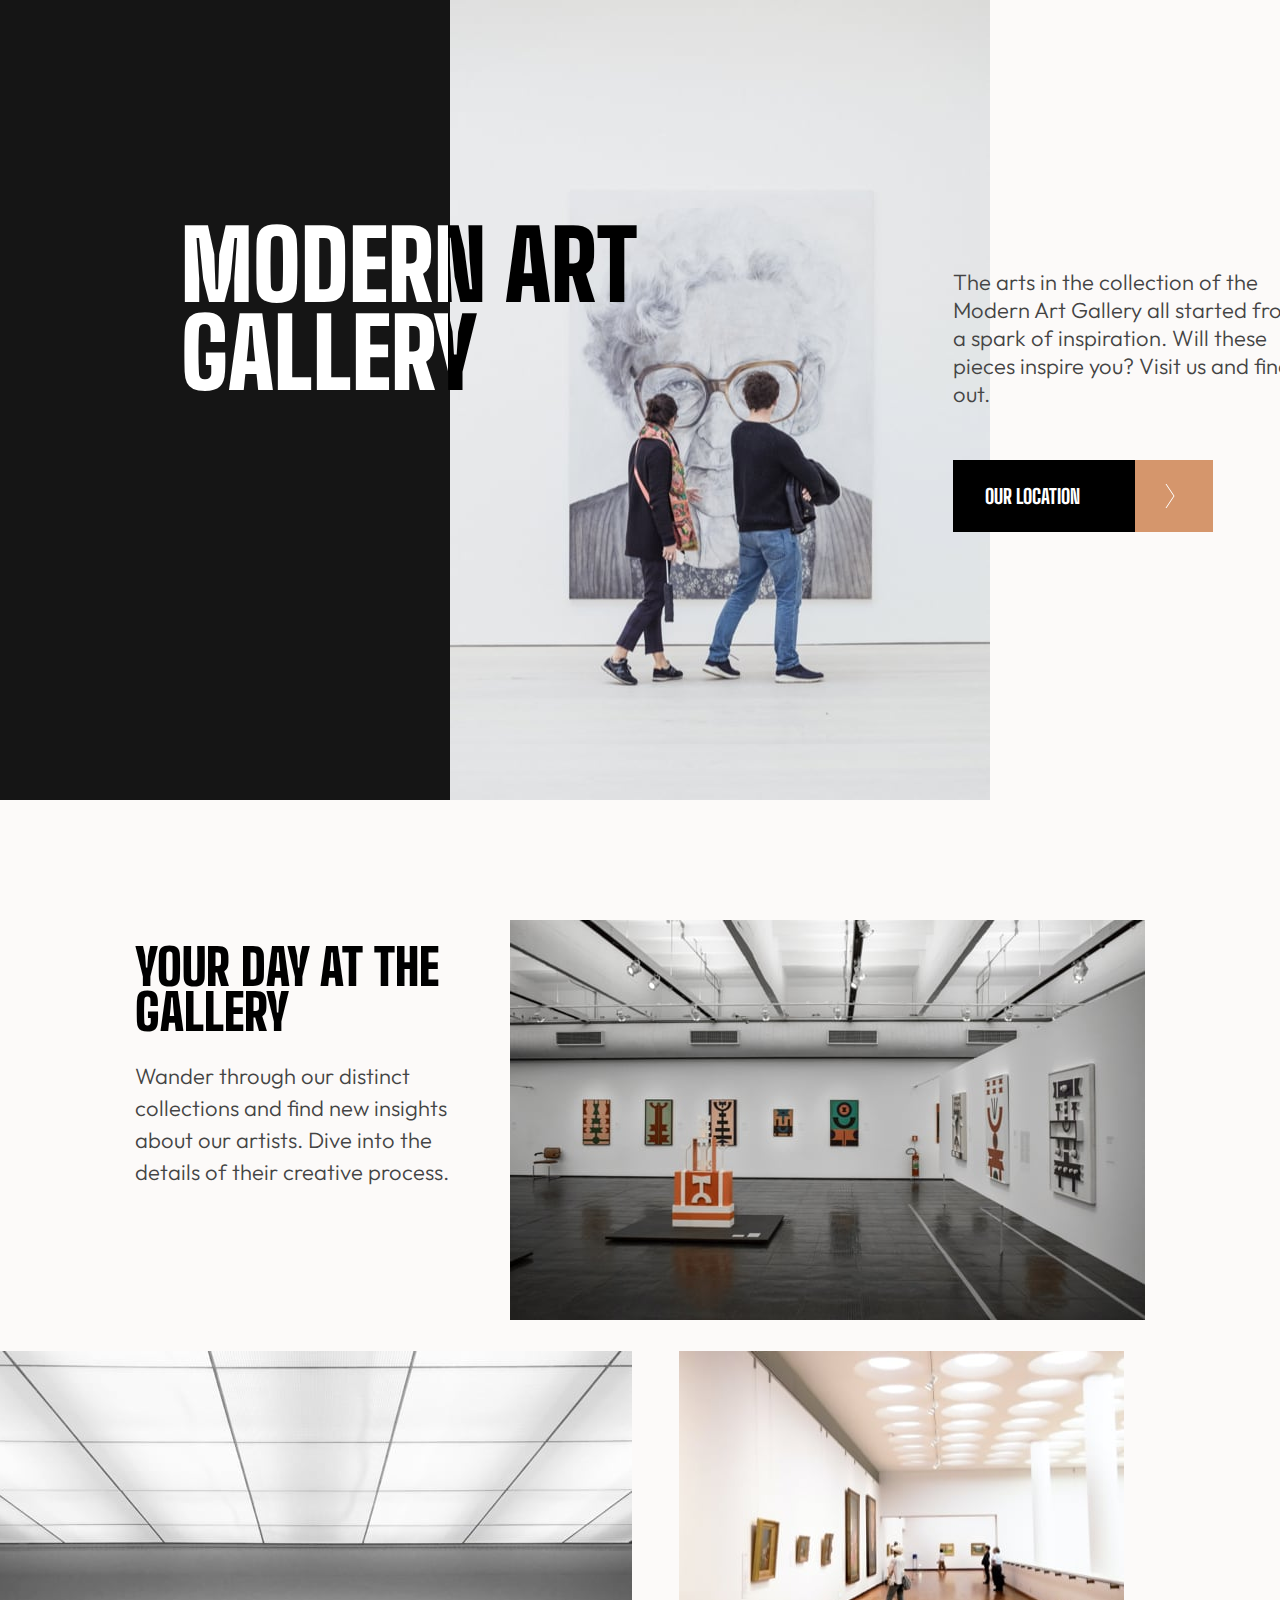
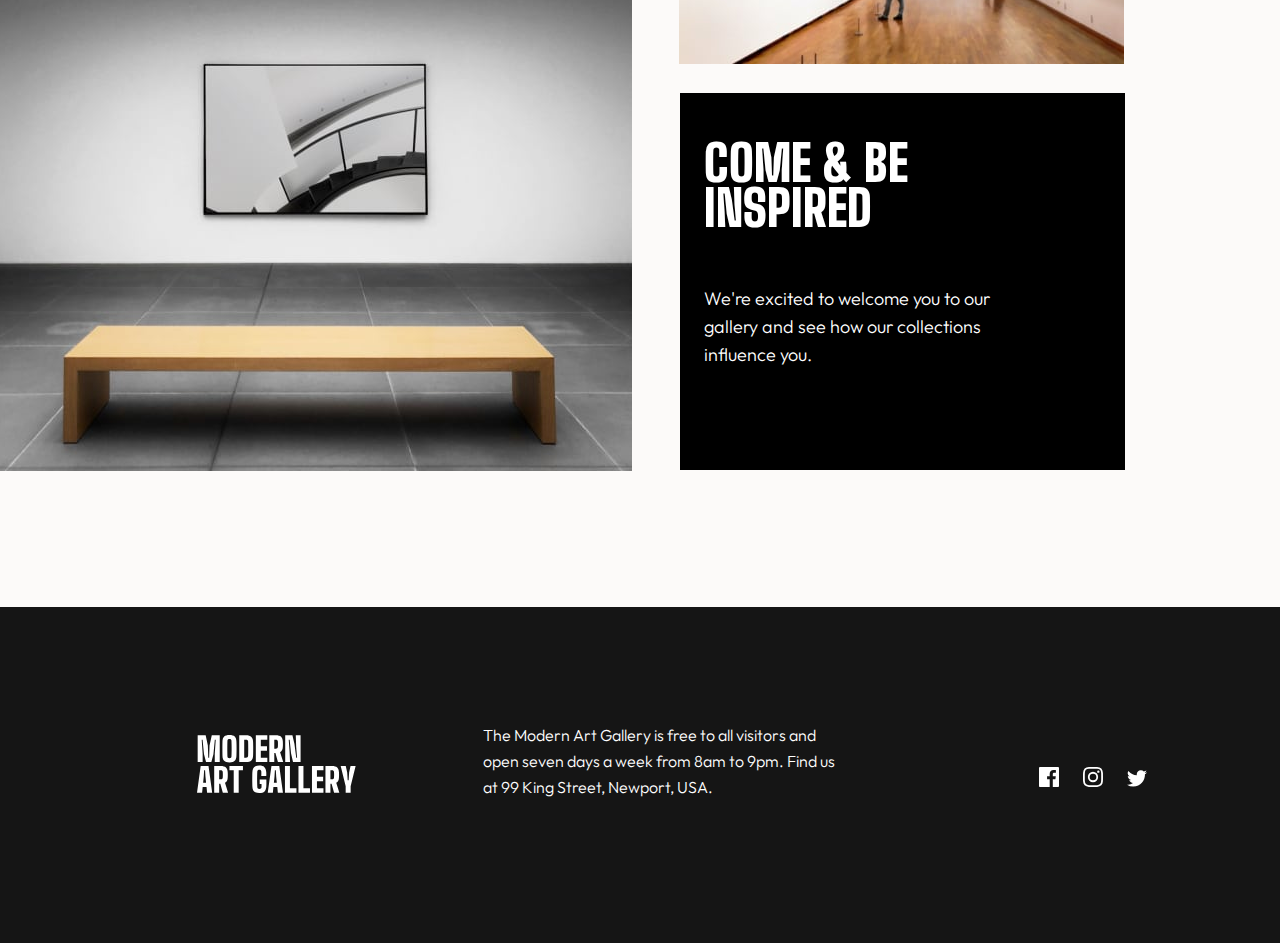
<file: index.html>
<!DOCTYPE html>
<html lang="en">
<head>
  <meta charset="UTF-8">
  <meta name="viewport" content="width=device-width, initial-scale=1.0">

  <link rel="icon" type="image/png" sizes="32x32" href="./assets/favicon-32x32.png">
  <link rel="stylesheet" href="./css/style.css"> 
  <title>Art Gallery</title>
</head>
<body>
  
  <div class="wrapper">
    <div class="above">
      <div class="backImg">
        <div class="black"></div>
        <img class="imgHead" src="./assets/desktop/image-hero.jpg" alt="Hero">
        <h1 class="aboveh1">MODERN ART GALLERY</h1>
      </div>
      <div class="aboveright">
        <p>The arts in the collection of the Modern Art Gallery all started 
          from a spark of inspiration. Will these pieces inspire you? Visit 
          us and find out.</p>
          <a class="ourlocation"  href="./map.html">OUR LOCATION <img class="arrow"  src="./assets/icon-arrow-right.svg" alt=""></a>
      </div>
    </div>
    <div class="middle">
      <div class="firsth1p">
        <img class="img1" src="./assets/desktop/image-grid-1.jpg" alt="">
        <div class="reverce">
          <h1 class="ah1">YOUR DAY AT THE GALLERY</h1>
          <p class="ap" >Wander through our distinct collections and find new insights about 
            our artists. Dive into the details of their creative process.</p>
        </div>
      </div>
      <div class="bottomRow">
        <img class="img2" src="./assets/desktop/image-grid-2.jpg" alt="">
        <img class="img3" src="./assets/desktop/image-grid-3.jpg" alt="">
        <div class="secondh1p"> <h1>COME &amp; BE INSPIRED</h1>
          <p>We're excited to welcome you to our gallery and see how our collections 
          influence you.</p>
        </div>
      </div>
    </div>
    <footer>
      <div class="end">
        <img class="logoLight" src="./assets/logo-light.svg" alt="">
        <p>The Modern Art Gallery is free to all visitors
        and open seven days 
        a week from 8am to 9pm. Find us at 99 King Street,
        Newport, USA.</p>
        <div class="icons">
          <img src="./assets/icon-facebook.svg" alt="">
          <img class="instagram" src="./assets/icon-instagram.svg" alt="">
          <img src="./assets/icon-twitter.svg" alt="">
        </div>
      </div>
    </footer>     
  </div>
  
</body>
</html>
</file>
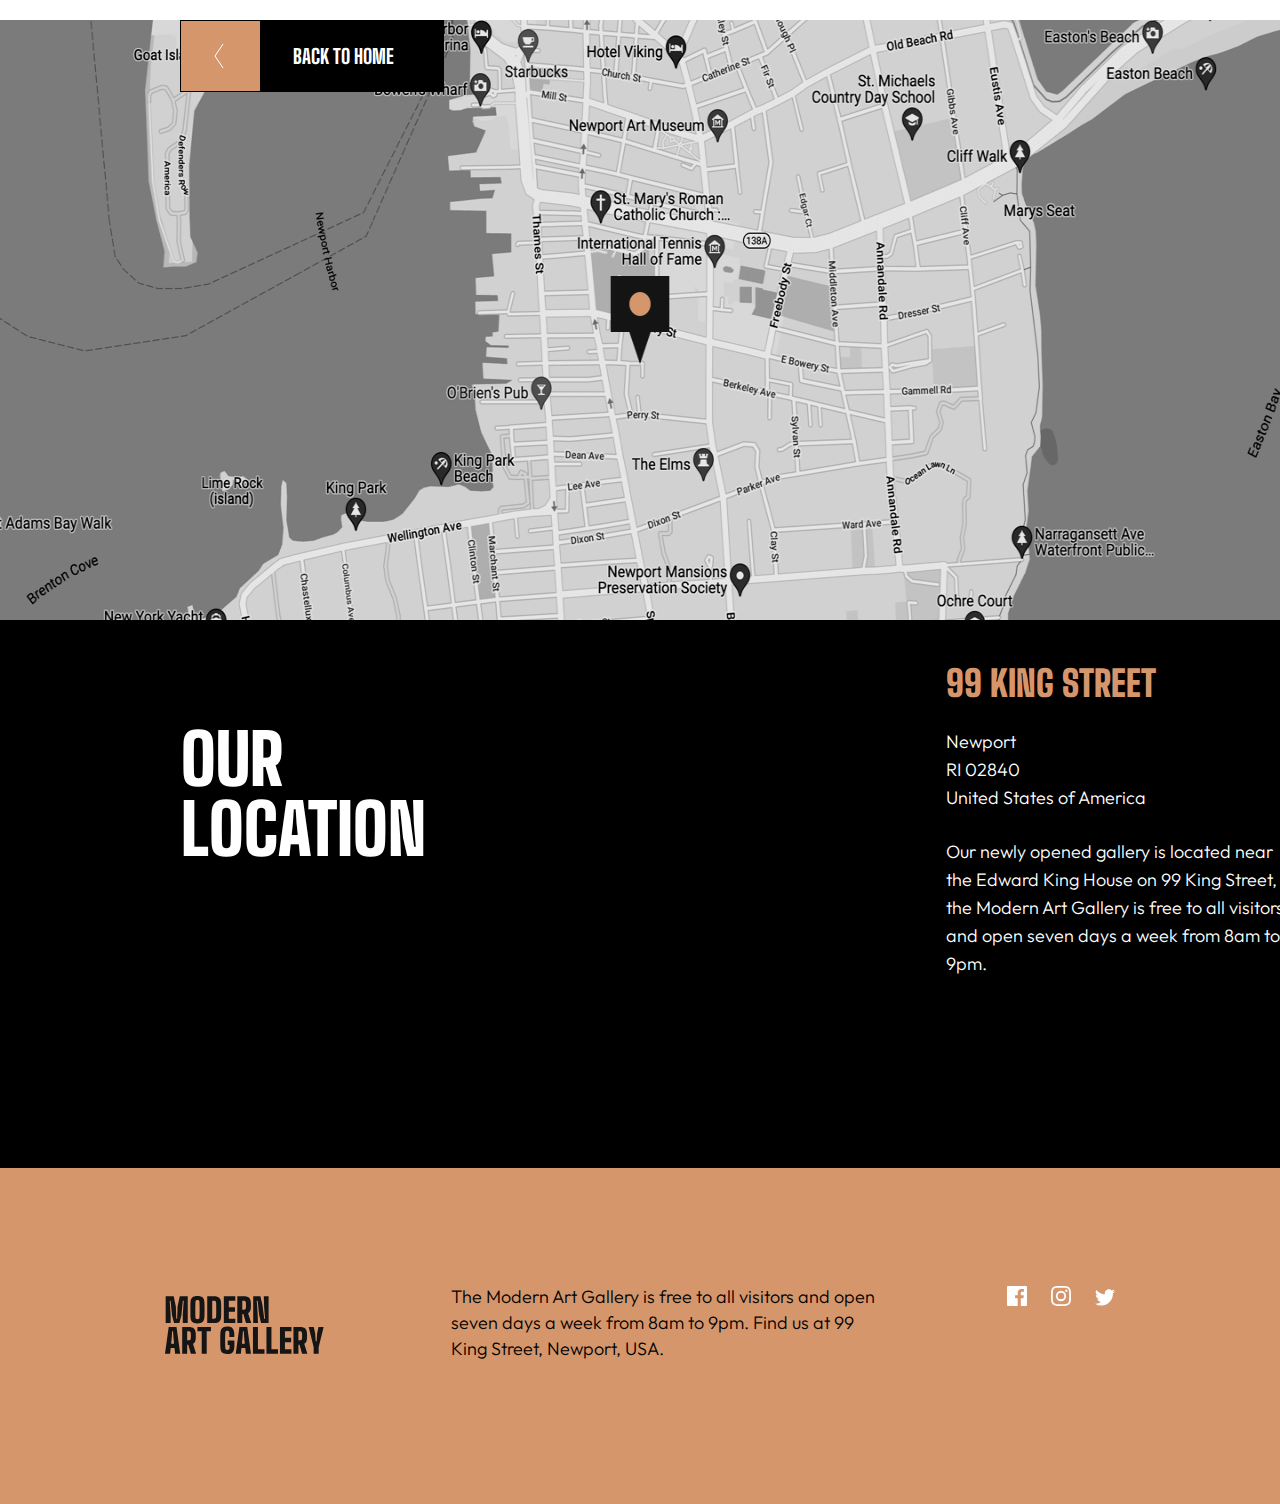
<file: map.html>
<!DOCTYPE html>
<html lang="en">
<head>
    <meta charset="UTF-8">
    <meta http-equiv="X-UA-Compatible" content="IE=edge">
    <meta name="viewport" content="width=device-width, initial-scale=1.0">
    <link rel="stylesheet" href="css/map.css">
    <title>Location</title>
</head>
<body>
    <div class="cont">
        <img class="maping1" src="./assets/mobile/image-map.png" alt="">
        <img class="maping2" src="./assets/desktop/image-map.png" alt="">
        <a class="location" href="./index.html">BACK TO HOME <img class="arrow" src="./assets/icon-arrow-left.svg" alt=""></a>
        
        <div class="first">
            <h1>OUR LOCATION</h1>
            <div class="allRight">
                <h3>99 KING STREET</h3>
                <p class="p1">Newport <br>
                RI 02840 <br>
                United States of America</p>
                <p class="p2">Our newly opened gallery is located near the Edward King House on 99 King Street,
                the Modern Art Gallery is free to all 
                visitors and open seven days a week from 8am to 9pm.</p>
            </div>
        </div>
            
        <footer>
            <div class="end">
                <img class="logoLight2" src="./assets/logo-dark.svg" alt="">
                <p>The Modern Art Gallery is free to all visitors
                and open seven days 
                a week from 8am to 9pm. Find us at 99 King Street,
                Newport, USA.</p>
                <div class="icons2">
                    <img src="./assets/icon-facebook.svg" alt="">
                    <img class="instagram" src="./assets/icon-instagram.svg" alt="">
                    <img src="./assets/icon-twitter.svg" alt="">
                </div>
            </div>
        </footer>

    </div>
    
    
</body>
</html>
</file>
<file: css/style.css>
@import url('https://fonts.googleapis.com/css2?family=Outfit:wght@300&display=swap');
@import url('https://fonts.googleapis.com/css2?family=Big+Shoulders+Display:wght@800&family=Outfit:wght@300&display=swap');
@import url('https://fonts.googleapis.com/css2?family=Big+Shoulders+Display:wght@800;900&family=Outfit:wght@300&display=swap');


* {
    margin: 0px;
    padding: 0px;
    box-sizing: border-box;
}


.wrapper {
    display: flex;
    flex-direction: column;
    align-items: center;
    background-color: #FCFAF9;


}

.imgHead {
    height: 340px;
    width: 100%;
}


.above {

    display: flex;
    flex-direction: column;
    align-items: center;
}



.black {

    width: 100%;
    height: 799px;
    left: 0px;
    top: 0px;
    border-radius: 0px;
    background-color: black;
    display: none;

}


.aboveh1 {
    height: 110px;
    width: 343px;

    border-radius: nullpx;
    font-family: Big Shoulders Display;
    font-size: 60px;
    font-weight: 900;
    line-height: 55px;
    letter-spacing: 0px;
    text-align: left;
    margin: 32px 16px;



}


.aboveright p {

    position: relative;
    height: 160px;
    width: 350px;
    font-family: Outfit;
    font-size: 22px;
    font-weight: 300;
    text-align: left;
    color: #444444;
    font-family: 'Outfit';
    margin: 0px 16px 32px;


}

.ourlocation {
    position: relative;
    width: 260px;
    height: 72px;
    border: none;
    color: white;
    background: linear-gradient(to right, black 70%, #D5966C 30%);
    display: flex;
    font-family: 'Big Shoulders Display';
    font-style: normal;
    font-weight: 800;
    font-size: 20px;
    line-height: 24px;
    padding-left: 32px;
    align-items: center;
    text-decoration: none;
    margin-left: 16px;

}

.arrow {
    position: relative;
    left: 85px;
}



.middle {
    display: flex;
    flex-direction: column;
    align-items: center;
    margin-top: 120px;

}

.bottomRow {
    display: flex;
    flex-direction: column;
}


.img1 {
    width: 343px;
    height: 320px;
    margin: 0px 16px 0px;
    margin-bottom: 16px;
}

.img2 {
    height: 480px;
    width: 343px;
    margin-bottom: 16px;
}

.img3 {
    height: 200px;
    width: 343px;
    margin-bottom: 16px;

}




.ah1 {
    height: 90px;
    width: 343px;


    font-family: Big Shoulders Display;
    font-size: 50px;
    font-weight: 900;
    line-height: 45px;
    letter-spacing: 0px;
    text-align: left;
    margin-top: 25px;
    margin-left: 16px;
}

.ap {
    width: 343px;
    border-radius: nullpx;

    font-family: Outfit;
    font-size: 22px;
    font-weight: 300;
    line-height: 32px;
    letter-spacing: 0px;
    text-align: left;
    color: #444444;
    margin: 25px 16px 32px;

}

.secondh1p {
    background-color: black;
    color: white;
    height: 293px;
    width: 343px;
}



.secondh1p h1 {
    font-family: Big Shoulders Display;
    font-size: 50px;
    font-weight: 900;
    line-height: 45px;
    letter-spacing: 0px;
    text-align: left;

    height: 120px;
    width: 350px;
    margin: 48px 24px 0px;
}

.secondh1p p {
    height: 84px;
    width: 295px;
    left: 0px;
    top: 114px;
    border-radius: nullpx;

    font-family: Outfit;
    font-size: 18px;
    font-weight: 300;
    line-height: 28px;
    letter-spacing: 0px;
    text-align: left;

    margin: 24px 24px 47px;

}

footer {
    background: #151515;
    height: 336px;
    width: 100%;
    margin-top: 120px;
}

.end {
    display: flex;
    flex-direction: column;
    height: 244px;
}

.logoLight {
    position: relative;
    height: 58px;
    width: 160px;
    top: 48px;
    left: 32px;
}

.end p {
    position: relative;
    height: 104px;
    width: 311px;
    left: 0px;
    top: 78px;
    border-radius: nullpx;
    font-family: Outfit;
    font-size: 16px;
    font-weight: 300;
    line-height: 26px;
    letter-spacing: 0px;
    text-align: left;
    color: white;
    padding: 0px 32px 40px;

}

.instagram {
    margin-left: 20px;
    margin-right: 20px;
}

.icons {
    position: relative;
    left: 32px;
    top: 120px;
    border-radius: 0px;

}


@media screen and (min-width: 1280px) {
    * {
        margin: 0px;
        padding: 0px;
        box-sizing: border-box;
    }

    .wrapper {
        align-items: unset;
        max-width: 100%;
    }


    .above {
        display: flex;
        flex-direction: row;
        position: relative;
        height: 800px;
        width: 1275px;
        justify-content: start;
        top: 0px;
        border-radius: 0px;

    }

    .imgHead {
        display: none;
    }

    .black {
        position: relative;
        display: block;
        height: 800px;
        width: 990px;
        background-color: #151515;
        background-image: url(../assets/desktop/image-hero.jpg);
        background-repeat: no-repeat;
        background-position: right;
    }

    .aboveh1 {
        position: absolute;
        height: 176px;
        width: 514px;
        left: 165px;
        top: 189px;
        border-radius: nullpx;

        font-family: Big Shoulders Display;
        font-size: 96px;
        font-weight: 900;
        line-height: 88px;
        letter-spacing: 0px;
        text-align: left;

        background-clip: text;
        -webkit-background-clip: text;
        color: transparent;
        background-image: linear-gradient(90deg, white 52%, black 48%);

    }

    .aboveright {
        position: relative;
        left: -53px;
    }


    .middle {
        display: flex;
    }

    .firsth1p {
        display: flex;
        flex-direction: row-reverse;
    }

    .firsth1p img {
        height: 400px;
        width: 635px;
        left: 640px;
        top: 980px;
        border-radius: 0px;

    }


    .img1 {
        height: 400px;
        width: 635px;
        left: 640px;
        top: 980px;
        border-radius: 0px;
    }

    .bottomRow {
        display: flex;
        flex-direction: row;
        margin-left: 165px;
        margin-top: 15px;
    }


    .img2 {
        position: relative;
        height: 720px;
        width: 635px;
        left: 120px;


    }

    .img3 {
        height: 313px;
        width: 445px;
        left: 830px;
        top: 1410px;
        border-radius: 0px;
        margin-left: 167px;


    }


    .ah1 {
        height: 90px;
        width: 343px;


        font-family: Big Shoulders Display;
        font-size: 50px;
        font-weight: 900;
        line-height: 45px;
        letter-spacing: 0px;
        text-align: left;
        margin-top: 25px;
        margin-left: 16px;
    }

    .ap {
        width: 343px;
        border-radius: nullpx;

        font-family: Outfit;
        font-size: 22px;
        font-weight: 300;
        line-height: 32px;
        letter-spacing: 0px;
        text-align: left;
        color: #444444;
        margin: 25px 16px 32px;

    }

    .secondh1p {
        background-color: black;
        color: white;
        height: 377px;
        width: 445px;
        position: relative;
        top: 342px;
        left: -444px;
    }



    .secondh1p h1 {
        font-family: Big Shoulders Display;
        font-size: 50px;
        font-weight: 900;
        line-height: 45px;
        letter-spacing: 0px;
        text-align: left;

        height: 120px;
        width: 350px;
        margin: 48px 24px 0px;
    }

    .secondh1p p {
        height: 84px;
        width: 295px;
        left: 0px;
        top: 114px;
        border-radius: nullpx;

        font-family: Outfit;
        font-size: 18px;
        font-weight: 300;
        line-height: 28px;
        letter-spacing: 0px;
        text-align: left;

        margin: 24px 24px 47px;

    }

    footer {
        background: #151515;
        width: 100%;
        margin-top: 120px;
    }

    .end {
        display: flex;
        flex-direction: unset;
        justify-content: space-between;
        padding: 80px 165px 105px;

    }

    .logoLight {
        position: relative;
        height: 58px;
        width: 159.57235717773438px;


        top: 48px;
        left: 32px;
    }

    .end p {
        position: relative;
        height: 84px;
        width: 430px;
        left: 0px;
        top: 35px;
        border-radius: nullpx;
        font-family: Outfit;
        font-size: 16px;
        font-weight: 300;
        line-height: 26px;
        letter-spacing: 0px;
        text-align: left;
        color: white;
        padding: 0px 32px 40px;

    }

    .instagram {
        margin-left: 20px;
        margin-right: 20px;
    }

    .icons {
        position: relative;
        left: 32px;
        top: 80px;
        border-radius: 0px;

    }
}
</file>
<file: css/map.css>
@import url('https://fonts.googleapis.com/css2?family=Outfit:wght@300&display=swap');
@import url('https://fonts.googleapis.com/css2?family=Big+Shoulders+Display:wght@800&family=Outfit:wght@300&display=swap');
@import url('https://fonts.googleapis.com/css2?family=Big+Shoulders+Display:wght@800;900&family=Outfit:wght@300&display=swap');


* {
    margin: 0px;
    padding: 0px;
    box-sizing: border-box;
}

.cont {
    display: flex;
    flex-direction: column;
    width: 100%;
}


.maping1 {
    position: relative;
    height: 524px;

}

.maping2 {
    display: none;
}

.location {
    position: absolute;
    left: 0px;
    top: 0px;
    width: 264px;
    height: 72px;
    border: 1px solid black;
    color: white;
    background: linear-gradient(to right, #D5966C 30%, black 0%);


    font-family: 'Big Shoulders Display';
    font-style: normal;
    font-weight: 800;
    font-size: 20px;
    line-height: 24px;
    display: flex;
    padding-left: 112px;
    align-items: center;
    text-decoration: none;

}

.arrow {
    position: absolute;
    left: 33px;
}


.first {

    height: 493px;


    background-color: black;
    display: flex;
    flex-direction: column;
    padding-left: 16px;


}



h1 {

    color: white;
    height: 45px;
    width: 343px;

    font-family: Big Shoulders Display;
    font-size: 50px;
    font-weight: 900;
    line-height: 45px;
    letter-spacing: 0px;
    text-align: left;
    margin-top: 48px;

}


h3 {
    color: #D5966C;
    height: 32px;
    width: 343px;

    font-family: Big Shoulders Display;
    font-size: 32px;
    font-weight: 900;
    line-height: 32px;
    letter-spacing: 0px;
    text-align: left;
    margin-top: 48px;

}

.p1 {
    color: white;
    height: 84px;
    width: 343px;

    font-family: Outfit;
    font-size: 18px;
    font-weight: 300;
    line-height: 28px;
    letter-spacing: 0px;
    text-align: left;


    padding-top: 24px;
}

.p2 {
    color: white;
    height: 140px;
    width: 343px;

    font-family: Outfit;
    font-size: 18px;
    font-weight: 300;
    line-height: 28px;
    letter-spacing: 0px;
    text-align: left;

    padding-top: 50px;



}


footer {

    height: 336px;
    background-color: #D5966C;
}

.end {
    display: flex;
    flex-direction: column;
    padding-left: 32px;
}

.logoLight2 {
    height: 40px;
    width: 111px;
    margin-top: 48px;

}

.end p {

    height: 104px;
    width: 311px;

    color: black;
    font-family: Outfit;
    font-size: 16px;
    font-weight: 300;
    line-height: 26px;
    letter-spacing: 0px;
    text-align: left;
    margin-top: 36px;


}

.icons2 {
    margin-top: 38px;
}

.instagram {

    margin-left: 20px;
    margin-right: 20px;

}

@media screen and (min-width: 1280px) {
    .maping1 {
        display: none;
    }

    .maping2 {
        display: inline;
        width: 100%;
        height: 600px;
        margin-top: 20px;
    }


    .location {
        position: absolute;
        left: 0px;
        top: 0px;
        width: 264px;
        height: 72px;
        border: 1px solid black;
        color: white;
        background: linear-gradient(to right, #D5966C 30%, black 0%);


        font-family: 'Big Shoulders Display';
        font-style: normal;
        font-weight: 800;
        font-size: 20px;
        line-height: 24px;
        display: flex;
        padding-left: 112px;
        align-items: center;
        text-decoration: none;
        margin-left: 180px;
        margin-top: 20px;

    }

    .first {

        height: 548px;
        width: 100%;

        background-color: black;
        display: flex;
        flex-direction: row;
        padding-left: 16px;
    }

    .allRight {
        margin-left: 520px;
    }

    h1 {

        color: white;
        height: 140px;
        width: 350px;

        font-family: Big Shoulders Display;
        font-size: 70px;
        font-weight: 900;
        line-height: 70px;
        letter-spacing: 0px;
        text-align: left;
        margin-top: 104px;
        margin-left: 165px;

    }


    h3 {
        color: #D5966C;
        height: 36px;
        width: 350px;

        font-family: Big Shoulders Display;
        font-size: 36px;
        font-weight: 900;
        line-height: 32px;
        letter-spacing: 0px;


    }

    .p1 {
        color: white;
        height: 84px;
        width: 343px;

        font-family: Outfit;
        font-size: 18px;
        font-weight: 300;
        line-height: 28px;
        letter-spacing: 0px;
        text-align: left;


        padding-top: 24px;
    }

    .p2 {
        color: white;
        height: 140px;
        width: 343px;

        font-family: Outfit;
        font-size: 18px;
        font-weight: 300;
        line-height: 28px;
        letter-spacing: 0px;
        text-align: left;

        padding-top: 50px;

    }


    footer {
        width: 100%;
        height: 336px;
        background-color: #D5966C;
    }

    .end {
        display: flex;
        flex-direction: unset;
        justify-content: space-between;
        padding: 80px 165px 105px;
    }

    .logoLight2 {
        height: 58px;
        width: 159.57235717773438px;


        margin-top: 48px;

    }

    .end p {

        height: 84px;
        width: 430px;

        color: black;
        font-family: Outfit;
        font-size: 18px;
        font-weight: 300;
        line-height: 26px;
        letter-spacing: 0px;
        text-align: left;
        margin-top: 36px;


    }

    .icons2 {
        margin-top: 38px;
    }

    .instagram {

        margin-left: 20px;
        margin-right: 20px;

    }
}
</file>
